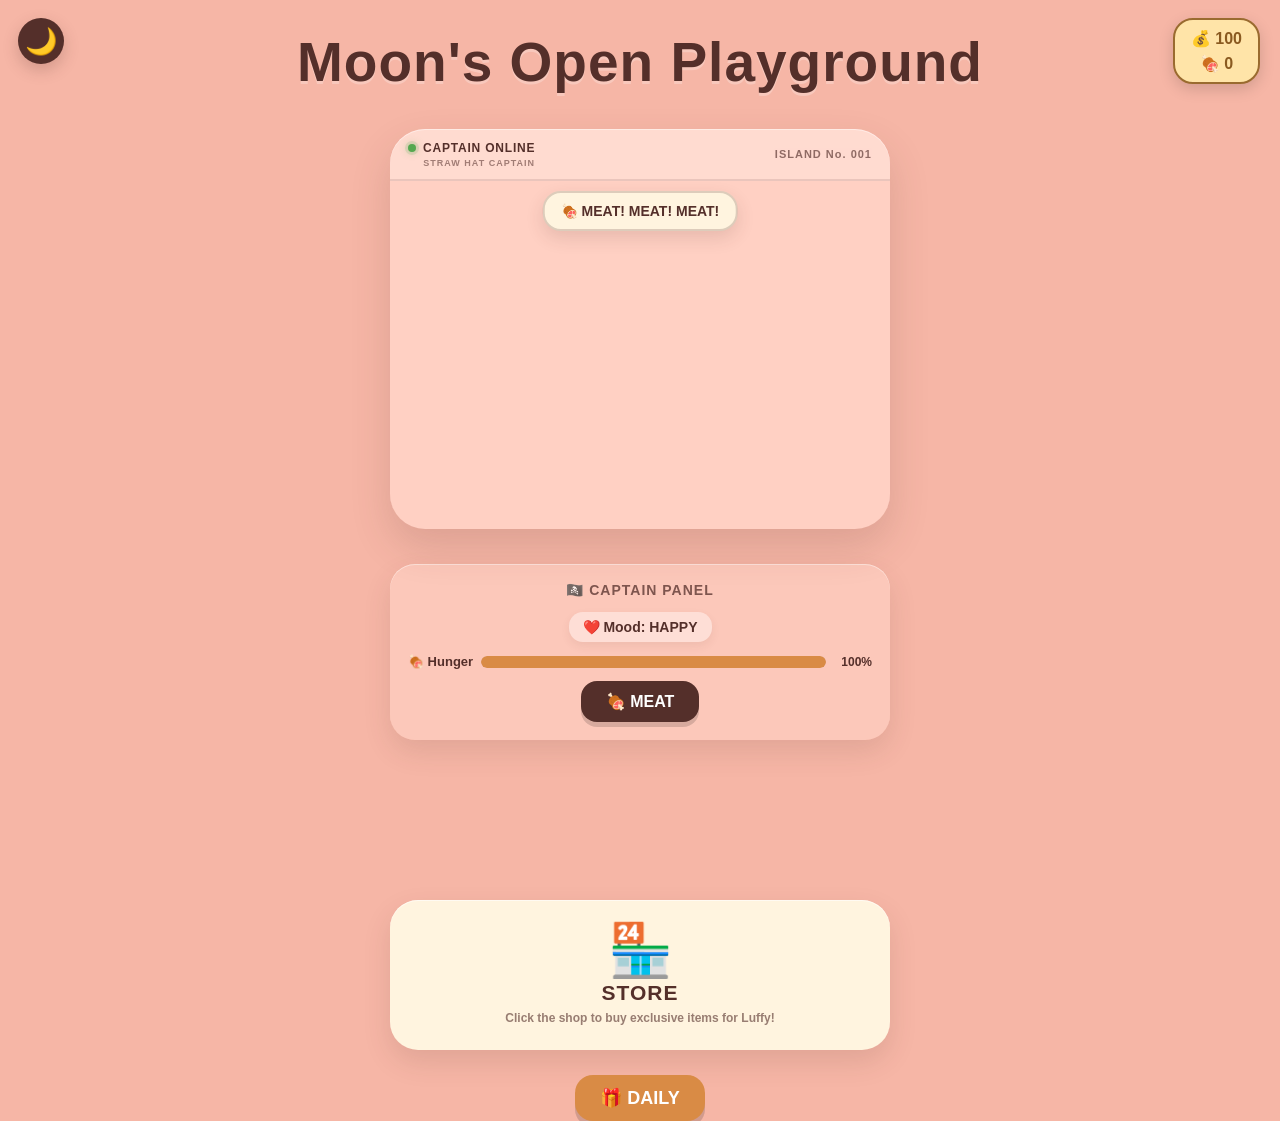
<file: index.html>
<!DOCTYPE html>
<html lang="en">

<head>
    <meta charset="UTF-8">

    <meta
        name="viewport"
        content="width=device-width, initial-scale=1.0"
    >

    <title>Moon's Open Playground</title>

    <link
        rel="stylesheet"
        href="style.css"
    >
</head>

<body>

    <!-- ========================================
         🌙 SETTINGS
    ======================================== -->

    <button id="settingsButton" aria-label="Settings">
        🌙
    </button>

    <div id="settingsOverlay">

        <aside id="settingsPanel">

            <div class="settings-header">

                <h2>🌙 Settings</h2>

                <button id="closeSettings">
                    ✕
                </button>

            </div>

            <div class="settings-menu">

                <button
                    class="settings-item"
                    id="settingsHome"
                >
                    <span class="settings-icon">🏠</span>
                    <span>Home</span>
                </button>


                <button
                    class="settings-item"
                    id="settingsHowTo"
                >
                    <span class="settings-icon">📖</span>
                    <span>How to use?</span>
                </button>

              <button
                    class="settings-item"
                    id="settingsHelp"
                >
                    <span class="settings-icon">🐞</span>
                    <span>Bug Reporting</span>
              </button>

                <button
                    class="settings-item"
                    id="settingsDiscord"
                >
                    <span class="settings-icon">💬</span>
                    <span>Support Team</span>
                </button>

            </div>

            <div class="settings-version">

                <strong>MOON'S OPEN PLAYGROUND</strong>

                <small>Version 0.1</small>

            </div>

        </aside>

    </div>


    <!-- ========================================
         🌙 MAIN WEBSITE
    ======================================== -->

    <main class="scene">

        <!-- Website Title -->

        <h1>
            Moon's Open Playground
        </h1>


        <!-- ========================================
             🍖 LUFFY'S BOX
        ======================================== -->

        <div class="box">

            <!-- Speech -->

            <div
                id="luffySpeech"
                class="speech-bubble show"
            >
                🍖 MEAT! MEAT! MEAT!
            </div>


            <!-- Header -->

            <div class="box-header">

                <div class="captain-status">

                    <div class="status-main">

                        <span class="online-dot"></span>

                        CAPTAIN ONLINE

                    </div>

                    <div class="character-role">
                        STRAW HAT CAPTAIN
                    </div>

                </div>


                <div class="island-number">
                    ISLAND No. 001
                </div>

            </div>


            <!-- Luffy -->

            <canvas id="luffyCanvas"></canvas>


            <!-- Reaction GIFs -->

            <img
                id="noseGif"
                src="assets/luffy-nose.gif"
            >

            <img
                id="meatLustGif"
                src="assets/luffy-meat-lust.gif"
            >

            <img
                id="meatDropGif"
                src="assets/luffy-meat-drop.gif"
            >

            <img
                id="eatingGif"
                src="assets/luffy-eating.gif"
            >

        </div>


        <!-- ========================================
             🏴‍☠️ CAPTAIN PANEL
        ======================================== -->

        <div id="captainPanel">

            <div class="captainPanelTitle">
                🏴‍☠️ CAPTAIN PANEL
            </div>


            <!-- Mood -->

            <div id="luffyMood">
                ❤️ Mood: HAPPY
            </div>


            <!-- Hunger -->

            <div id="hungerDisplay">

                🍖 Hunger

                <div id="hungerBar">

                    <div id="hungerFill"></div>

                </div>

                <span id="hungerText">
                    100%
                </span>

            </div>


            <!-- Money + Meat -->

            <div id="moneyDisplay">
    <div class="currency-line">
        💰 <span id="moneyAmount">100</span>
    </div>

    <div id="meatDisplay">
        🍖 <span id="meatAmount">0</span>
    </div>
            </div>


            <!-- Meat Button -->

            <div class="controls">

                <button id="meatButton">
                    🍖 MEAT
                </button>

            </div>

        </div>


        <!-- ========================================
             🍖 DRAGGABLE MEAT
        ======================================== -->

        <div id="meatLayer">

            <div
                id="meat"
                class="meat"
            >
                🍖
            </div>

        </div>

    </main>


    <!-- ========================================
         🏪 STORE BUTTON
    ======================================== -->

    <div class="store-button-container">

        <button id="storeButton">

            <span class="store-icon">
                🏪
            </span>

            <span class="store-title">
                STORE
            </span>

            <span class="store-description">
                Click the shop to buy exclusive items for Luffy!
            </span>

        </button>

    </div>


    <!-- ========================================
         🎁 DAILY BUTTON
    ======================================== -->

    <div class="daily-button-container">

        <button id="dailyButton">
            🎁 DAILY
        </button>

    </div>


    <!-- ========================================
         🏪 STORE OVERLAY
    ======================================== -->

    <div id="storeOverlay">

        <div id="storePanel">

            <button id="closeStore">
                ✕
            </button>


            <h2>
                🏪 Luffy's Store
            </h2>


            <div class="store-items">


                <!-- Meat Pack -->

                <div class="store-item">

                    <div class="item-icon">
                        🍖
                    </div>


                    <div class="item-info">

                        <h3>
                            Meat Pack
                        </h3>

                        <p>
                            5 pieces of meat for our hungry captain.
                        </p>

                    </div>


                    <div class="item-purchase">

                        <div class="item-price">
                            💰 25
                        </div>

                        <button
                            class="buy-button"
                            id="buyMeat"
                        >
                            BUY
                        </button>

                    </div>

                </div>


                <!-- Happiness -->

                <div class="store-item">

                    <div class="item-icon">
                        ❤️
                    </div>


                    <div class="item-info">

                        <h3>
                            Happiness
                        </h3>

                        <p>
                            Make Luffy happier.
                        </p>

                    </div>


                    <div class="item-price">
                        💰 50
                    </div>

                </div>


                <!-- Mystery -->

                <div class="store-item">

                    <div class="item-icon">
                        🎁
                    </div>


                    <div class="item-info">

                        <h3>
                            Mystery Item
                        </h3>

                        <p>
                            Something mysterious...
                        </p>

                    </div>


                    <div class="item-price">
                        💰 100
                    </div>

                </div>


            </div>

        </div>

    </div>


    <!-- ========================================
         🎁 DAILY OVERLAY
    ======================================== -->

    <div id="dailyOverlay">

        <div id="dailyPanel">

            <button id="closeDaily">
                ✕
            </button>


            <h2>
                🎁 Daily Treasure
            </h2>


            <p>
                Ahoy! Your daily treasure has arrived!
            </p>


            <div id="dailyReward">
                💰 +50
            </div>


            <button id="claimDaily">
                CLAIM REWARD
            </button>

        </div>

    </div>


    <!-- ========================================
         📜 JAVASCRIPT
    ======================================== -->

    <script
        type="module"
        src="script.js"
    ></script>

</body>

</html>
</file>
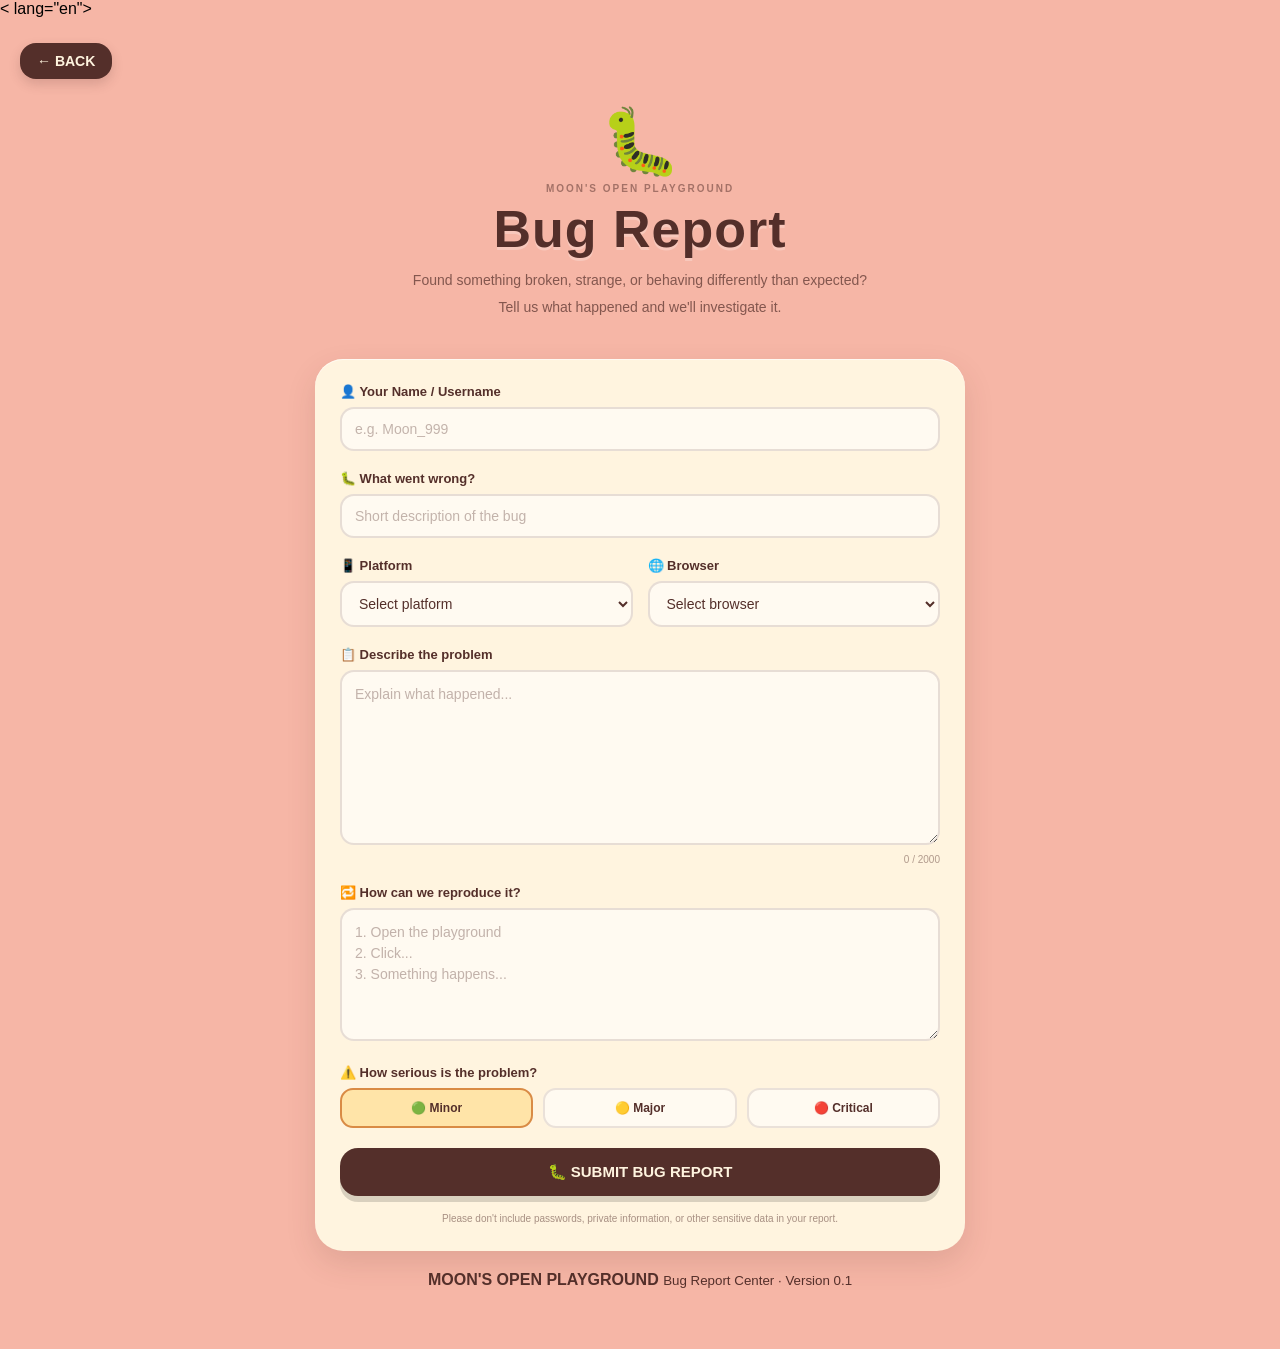
<file: help.html>
<!DOCTYPE html>
< lang="en">

<head>
    <meta charset="UTF-8">

    <meta
        name="viewport"
        content="width=device-width, initial-scale=1.0"
    >

    <title>Bug Report — Moon's Open Playground</title>

    <link rel="stylesheet" href="style.css">
</head>


<body>

    <main class="bug-page">


        <!-- ========================================
             BACK BUTTON
        ========================================= -->

        <button
            class="back-button"
            onclick="window.location.href='index.html'"
        >
            ← BACK
        </button>



        <!-- ========================================
             HEADER
        ========================================= -->

        <section class="bug-header">

            <div class="bug-icon">
                🐛
            </div>

            <div class="bug-label">
                MOON'S OPEN PLAYGROUND
            </div>

            <h1>
                Bug Report
            </h1>

            <p>
                Found something broken, strange, or
                behaving differently than expected?
            </p>

            <p>
                Tell us what happened and we'll investigate it.
            </p>

        </section>



        <!-- ========================================
             REPORT FORM
        ========================================= -->

        <form
            id="bugReportForm"
            class="bug-form"
        >


            <!-- Reporter -->

            <div class="form-section">

                <label for="reporterName">
                    👤 Your Name / Username
                </label>

                <input
                    type="text"
                    id="reporterName"
                    placeholder="e.g. Moon_999"
                    maxlength="50"
                >

            </div>



            <!-- Bug title -->

            <div class="form-section">

                <label for="bugTitle">
                    🐛 What went wrong?
                </label>

                <input
                    type="text"
                    id="bugTitle"
                    placeholder="Short description of the bug"
                    maxlength="100"
                    required
                >

            </div>



            <!-- Platform -->

            <div class="form-row">


                <div class="form-section">

                    <label for="platform">
                        📱 Platform
                    </label>

                    <select id="platform">

                        <option value="">
                            Select platform
                        </option>

                        <option value="Android">
                            Android
                        </option>

                        <option value="iPhone / iPad">
                            iPhone / iPad
                        </option>

                        <option value="Windows">
                            Windows
                        </option>

                        <option value="Mac">
                            Mac
                        </option>

                        <option value="Linux">
                            Linux
                        </option>

                        <option value="Other">
                            Other
                        </option>

                    </select>

                </div>



                <!-- Browser -->

                <div class="form-section">

                    <label for="browser">
                        🌐 Browser
                    </label>

                    <select id="browser">

                        <option value="">
                            Select browser
                        </option>

                        <option value="Chrome">
                            Chrome
                        </option>

                        <option value="Firefox">
                            Firefox
                        </option>

                        <option value="Edge">
                            Edge
                        </option>

                        <option value="Safari">
                            Safari
                        </option>

                        <option value="Opera">
                            Opera
                        </option>

                        <option value="Other">
                            Other
                        </option>

                    </select>

                </div>


            </div>



            <!-- Description -->

            <div class="form-section">

                <label for="bugDescription">
                    📋 Describe the problem
                </label>

                <textarea
                    id="bugDescription"
                    rows="7"
                    placeholder="Explain what happened..."
                    maxlength="2000"
                    required
                ></textarea>

                <div class="character-count">
                    <span id="descriptionCount">0</span>
                    / 2000
                </div>

            </div>



            <!-- Steps -->

            <div class="form-section">

                <label for="bugSteps">
                    🔁 How can we reproduce it?
                </label>

                <textarea
                    id="bugSteps"
                    rows="5"
                    placeholder="1. Open the playground&#10;2. Click...&#10;3. Something happens..."
                    maxlength="1500"
                ></textarea>

            </div>



            <!-- Severity -->

            <div class="form-section">

                <label>
                    ⚠️ How serious is the problem?
                </label>


                <div class="severity-options">


                    <label class="severity-option">

                        <input
                            type="radio"
                            name="severity"
                            value="Minor"
                            checked
                        >

                        <span>
                            🟢 Minor
                        </span>

                    </label>


                    <label class="severity-option">

                        <input
                            type="radio"
                            name="severity"
                            value="Major"
                        >

                        <span>
                            🟡 Major
                        </span>

                    </label>


                    <label class="severity-option">

                        <input
                            type="radio"
                            name="severity"
                            value="Critical"
                        >

                        <span>
                            🔴 Critical
                        </span>

                    </label>


                </div>

            </div>



            <!-- Submit -->

            <button
                type="submit"
                class="submit-report"
            >
                🐛 SUBMIT BUG REPORT
            </button>


            <p class="form-note">
                Please don't include passwords, private information,
                or other sensitive data in your report.
            </p>


        </form>



        <!-- ========================================
             SUCCESS MESSAGE
        ========================================= -->

        <section
            id="reportSuccess"
            class="report-success"
        >

            <div class="success-icon">
                🏴‍☠️
            </div>

            <h2>
                Report Prepared!
            </h2>

            <p>
                Your bug report has been collected locally.
                We'll connect this to the actual reporting system next.
            </p>

            <button
                onclick="location.reload()"
                class="submit-report"
            >
                🐛 REPORT ANOTHER BUG
            </button>

        </section>



        <!-- ========================================
             FOOTER
        ========================================= -->

        <footer class="bug-footer">

            <strong>
                MOON'S OPEN PLAYGROUND
            </strong>

            <small>
                Bug Report Center · Version 0.1
            </small>

        </footer>


    </main>



    <script>

        /* ========================================
           DESCRIPTION CHARACTER COUNTER
        ========================================= */

        const description =
            document.getElementById("bugDescription");

        const descriptionCount =
            document.getElementById("descriptionCount");


        description.addEventListener("input", () => {

            descriptionCount.textContent =
                description.value.length;

        });



        /* ========================================
           BUG REPORT
        ========================================= */

        const bugForm =
            document.getElementById("bugReportForm");

        const reportSuccess =
            document.getElementById("reportSuccess");


        bugForm.addEventListener("submit", (event) => {

            event.preventDefault();


            const report = {

                name:
                    document.getElementById("reporterName").value,

                title:
                    document.getElementById("bugTitle").value,

                platform:
                    document.getElementById("platform").value,

                browser:
                    document.getElementById("browser").value,

                description:
                    document.getElementById("bugDescription").value,

                steps:
                    document.getElementById("bugSteps").value,

                severity:
                    document.querySelector(
                        'input[name="severity"]:checked'
                    ).value,

                date:
                    new Date().toISOString()

            };


            /*
             * Save the report locally for now.
             */

            localStorage.setItem(
                "lastBugReport",
                JSON.stringify(report)
            );


            bugForm.style.display = "none";

            reportSuccess.classList.add("show");

            window.scrollTo({
                top: 0,
                behavior: "smooth"
            });

        });

    </script>



    <style>

        /* ========================================
           BUG REPORT PAGE
        ======================================== */

        .bug-page {

            width: 100%;
            min-height: 100vh;

            padding:
                25px
                20px
                60px;

            display: flex;
            flex-direction: column;
            align-items: center;

            gap: 20px;

            background: #f6b6a6;

            color: #542f2a;

        }



        /* ========================================
           BACK BUTTON
        ======================================== */

        .back-button {

            align-self: flex-start;

            border: none;

            border-radius: 16px;

            padding:
                10px
                17px;

            background: #542f2a;

            color: #fff4df;

            font-size: 14px;

            font-weight: 900;

            cursor: pointer;

            box-shadow:
                0 5px 12px
                rgba(84,47,42,0.18);

        }


        .back-button:active {

            transform:
                translateY(3px);

        }



        /* ========================================
           HEADER
        ======================================== */

        .bug-header {

            width:
                min(90vw, 650px);

            text-align: center;

            padding:
                5px
                10px
                15px;

        }


        .bug-icon {

            font-size: 65px;

            margin-bottom: 3px;

        }


        .bug-label {

            font-size: 10px;

            font-weight: 900;

            letter-spacing: 2px;

            opacity: 0.5;

        }


        .bug-header h1 {

            margin:
                5px
                0
                10px;

            font-size:
                clamp(
                    34px,
                    9vw,
                    52px
                );

            font-weight: 900;

            color: #542f2a;

        }


        .bug-header p {

            margin:
                5px
                auto;

            max-width:
                520px;

            font-size: 14px;

            line-height: 1.6;

            opacity: 0.7;

        }



        /* ========================================
           FORM
        ======================================== */

        .bug-form {

            width:
                min(90vw, 650px);

            padding:
                25px;

            background:
                #fff4df;

            border-radius:
                28px;

            box-shadow:

                0 12px 30px
                rgba(84,47,42,0.13),

                inset 0 1px 0
                rgba(255,255,255,0.6);

        }



        /* ========================================
           FORM SECTIONS
        ======================================== */

        .form-section {

            position: relative;

            margin-bottom:
                20px;

        }


        .form-section label {

            display: block;

            margin-bottom:
                8px;

            font-size:
                13px;

            font-weight:
                900;

        }



        /* ========================================
           INPUTS
        ======================================== */

        input[type="text"],
        select,
        textarea {

            width: 100%;

            border:
                2px solid
                rgba(84,47,42,0.14);

            border-radius:
                14px;

            padding:
                12px
                13px;

            background:
                #fffaf1;

            color:
                #542f2a;

            font-family:
                Arial, sans-serif;

            font-size:
                14px;

            outline:
                none;

            transition:
                border-color
                0.15s ease,

                box-shadow
                0.15s ease;

        }


        input[type="text"]:focus,
        select:focus,
        textarea:focus {

            border-color:
                #d98b45;

            box-shadow:
                0 0 0 3px
                rgba(217,139,69,0.13);

        }


        textarea {

            resize:
                vertical;

            min-height:
                100px;

            line-height:
                1.5;

        }


        input::placeholder,
        textarea::placeholder {

            color:
                #542f2a;

            opacity:
                0.35;

        }



        /* ========================================
           TWO COLUMN ROW
        ======================================== */

        .form-row {

            display:
                grid;

            grid-template-columns:
                1fr 1fr;

            gap:
                15px;

        }



        /* ========================================
           CHARACTER COUNT
        ======================================== */

        .character-count {

            text-align:
                right;

            margin-top:
                5px;

            font-size:
                10px;

            opacity:
                0.45;

        }



        /* ========================================
           SEVERITY
        ======================================== */

        .severity-options {

            display:
                flex;

            gap:
                10px;

            flex-wrap:
                wrap;

        }


        .severity-option {

            flex:
                1;

            min-width:
                110px;

            margin:
                0 !important;

        }


        .severity-option input {

            display:
                none;

        }


        .severity-option span {

            display:
                block;

            padding:
                11px
                8px;

            text-align:
                center;

            border:
                2px solid
                rgba(84,47,42,0.12);

            border-radius:
                13px;

            background:
                #fffaf1;

            font-size:
                12px;

            cursor:
                pointer;

        }


        .severity-option input:checked + span {

            border-color:
                #d98b45;

            background:
                #ffe4a8;

        }



        /* ========================================
           SUBMIT
        ======================================== */

        .submit-report {

            width: 100%;

            border:
                none;

            border-radius:
                18px;

            padding:
                15px
                20px;

            background:
                #542f2a;

            color:
                #fff4df;

            font-size:
                15px;

            font-weight:
                900;

            cursor:
                pointer;

            box-shadow:
                0 6px 0
                rgba(0,0,0,0.15);

            transition:
                transform
                0.1s ease,

                box-shadow
                0.1s ease;

        }


        .submit-report:active {

            transform:
                translateY(4px);

            box-shadow:
                0 2px 0
                rgba(0,0,0,0.15);

        }



        /* ========================================
           FORM NOTE
        ======================================== */

        .form-note {

            margin:
                15px
                5px
                0;

            text-align:
                center;

            font-size:
                10px;

            line-height:
                1.5;

            opacity:
                0.5;

        }



        /* ========================================
           SUCCESS
        ======================================== */

        .report-success {

            display:
                none;

            width:
                min(90vw, 650px);

            padding:
                35px
                25px;

            text-align:
                center;

            background:
                #fff4df;

            border-radius:
                28px;

            box-shadow:
                0 12px 30px
                rgba(84,47,42,0.13);

        }


        .report-success.show {

            display:
                block;

        }


        .success-icon {

            font-size:
                60px;

        }


        .report-success h2 {

            margin:
                8px
                0;

            font-size:
                25px;

            font-weight:
                900;

        }


        .report-success p {

            margin:
                10px
                auto
                20px;

            max-width:
                450px;

            font-size:
                13px;

            line-height:
                1.6;

            opacity:
                0.7;


        <!-- ========================================
             FOOTER
        ========================================= -->

        <footer class="bug-footer">

            <strong>
                MOON'S OPEN PLAYGROUND
            </strong>

            <small>
                Bug Report Center · Version 0.1
            </small>

        </footer>


    </main>


    <style>

        /* ========================================
           SUCCESS
        ======================================== */

        .report-success {

            display: none;

            width: min(90vw, 650px);

            padding: 35px 25px;

            text-align: center;

            background: #fff4df;

            border-radius: 28px;

            box-shadow:
                0 12px 30px
                rgba(84,47,42,0.13);

        }


        .report-success.show {
            display: block;
        }


        .success-icon {
            font-size: 60px;
        }


        .report-success h2 {

            margin: 8px 0;

            font-size: 25px;

            font-weight: 900;

        }


        .report-success p {

            margin: 10px auto 20px;

            max-width: 450px;

            font-size: 13px;

            line-height: 1.6;

            opacity: 0.7;

        }



        /* ========================================
           FOOTER
        ======================================== */

        .bug-footer {

            width: min(90vw, 650px);

            padding: 15px;

            text-align: center;

            color: #542f2a;

        }


        .bug-footer strong {

            font-size: 13px;

            letter-spacing: 1px;

        }


        .bug-footer small {

            display: block;

            margin-top: 6px;

            font-size: 10px;

            opacity: 0.5;

        }



        /* ========================================
           MOBILE
        ======================================== */

        @media (max-width: 500px) {

            .bug-form {
                padding: 20px;
            }


            .form-row {

                grid-template-columns: 1fr;

                gap: 0;

            }


            .severity-options {

                flex-direction: column;

            }


            .severity-option {

                min-width: 100%;

            }

        }

    </style>


</body>

</html>
</file>
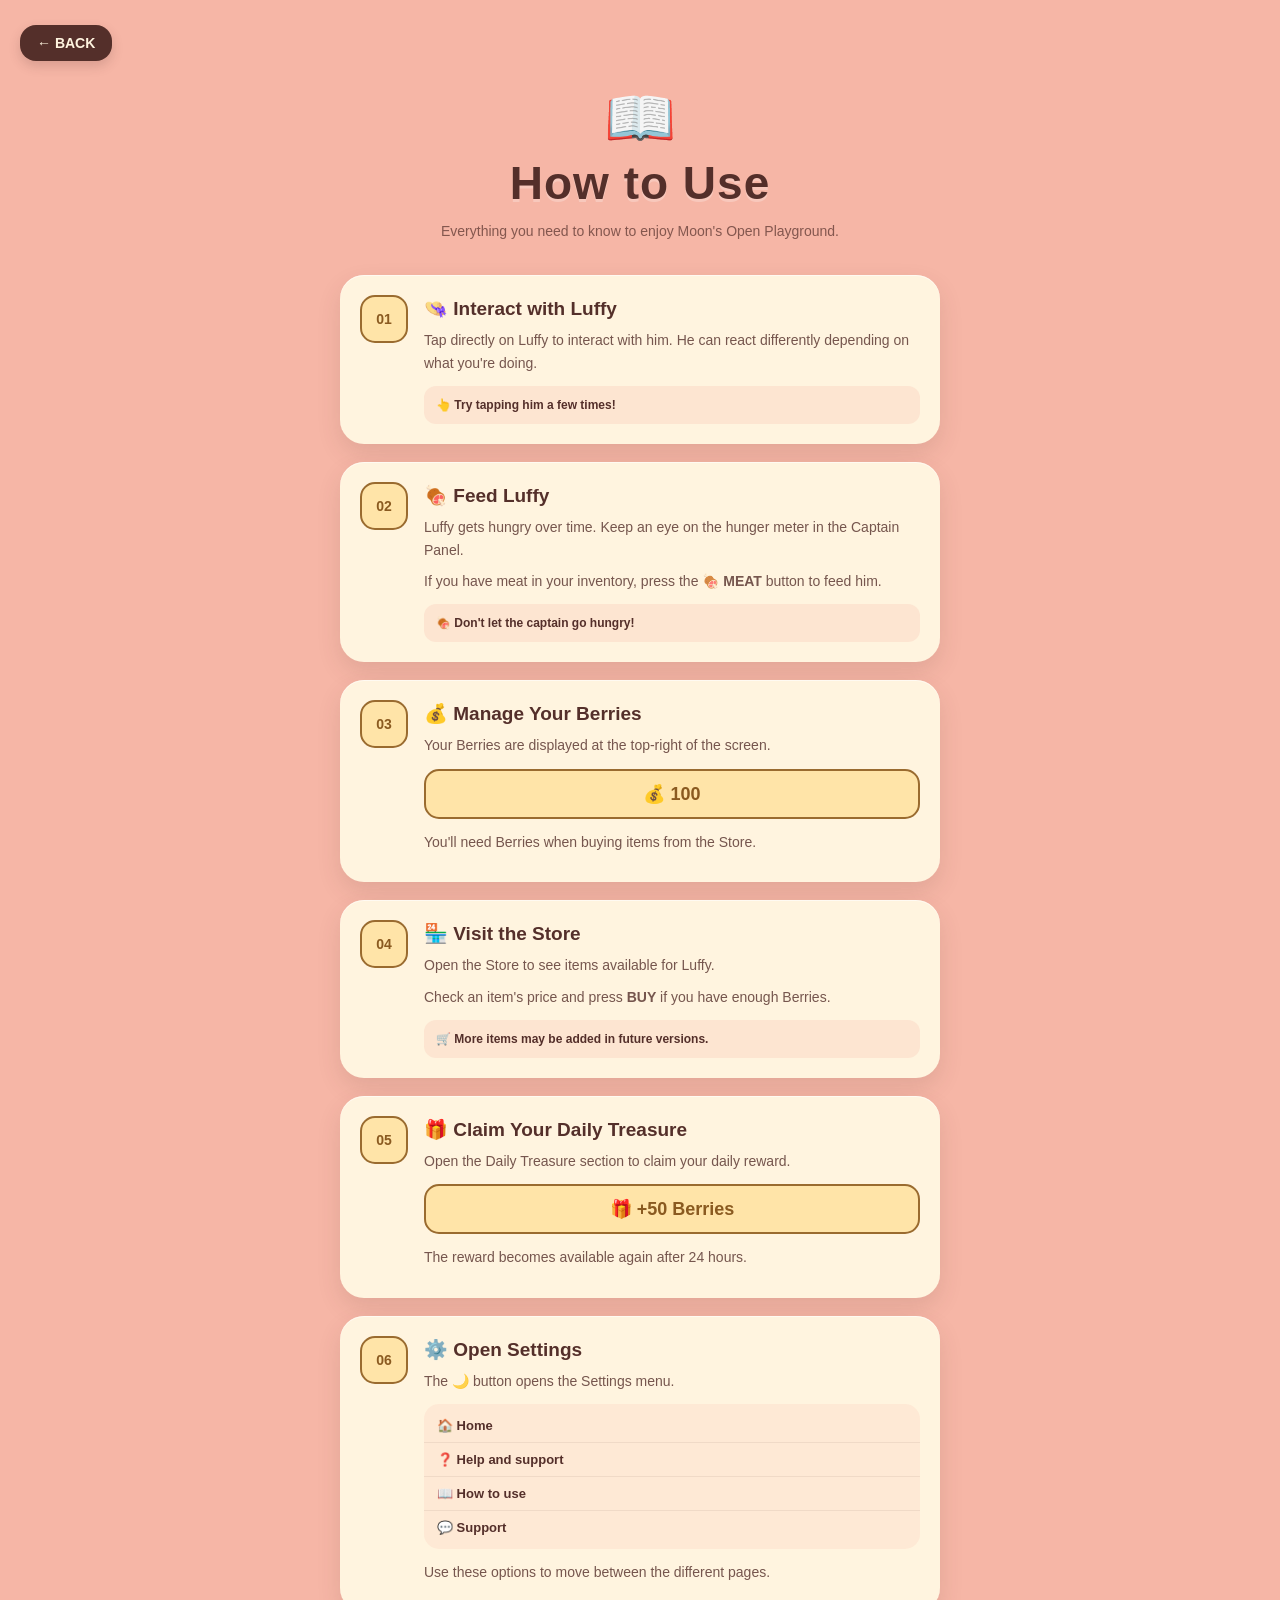
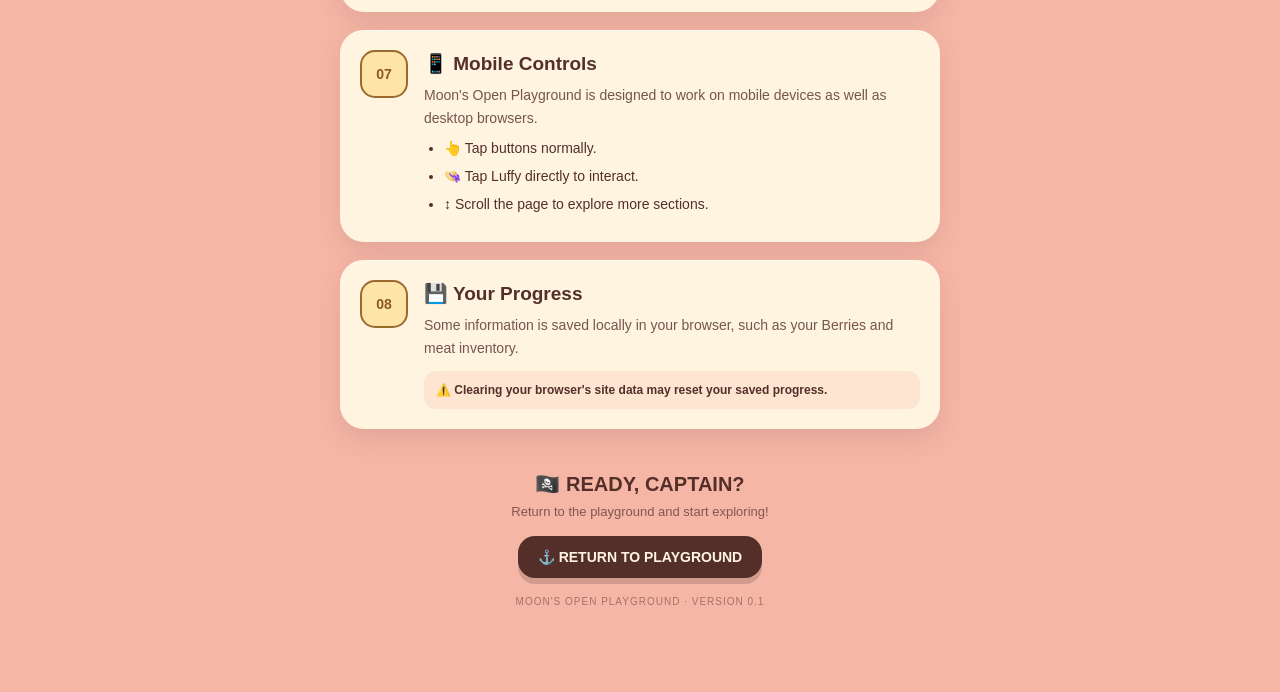
<file: how-to-use.html>
<!DOCTYPE html>
<html lang="en">
<head>
    <meta charset="UTF-8">
    <meta name="viewport" content="width=device-width, initial-scale=1.0">

    <title>How to Use — Moon's Open Playground</title>

    <link rel="stylesheet" href="style.css">
</head>

<body>

    <main class="howto-page">

        <!-- Back button -->
        <button
            class="back-button"
            onclick="window.location.href='index.html'"
        >
            ← BACK
        </button>


        <!-- Header -->
        <section class="howto-header">

            <div class="howto-icon">📖</div>

            <h1>How to Use</h1>

            <p>
                Everything you need to know to enjoy
                Moon's Open Playground.
            </p>

        </section>


        <!-- 01 -->
        <section class="howto-card">

            <div class="step-number">01</div>

            <div class="step-content">

                <h2>👒 Interact with Luffy</h2>

                <p>
                    Tap directly on Luffy to interact with him.
                    He can react differently depending on what
                    you're doing.
                </p>

                <div class="tip">
                    👆 Try tapping him a few times!
                </div>

            </div>

        </section>


        <!-- 02 -->
        <section class="howto-card">

            <div class="step-number">02</div>

            <div class="step-content">

                <h2>🍖 Feed Luffy</h2>

                <p>
                    Luffy gets hungry over time. Keep an eye on
                    the hunger meter in the Captain Panel.
                </p>

                <p>
                    If you have meat in your inventory, press
                    the <strong>🍖 MEAT</strong> button to feed him.
                </p>

                <div class="tip">
                    🍖 Don't let the captain go hungry!
                </div>

            </div>

        </section>


        <!-- 03 -->
        <section class="howto-card">

            <div class="step-number">03</div>

            <div class="step-content">

                <h2>💰 Manage Your Berries</h2>

                <p>
                    Your Berries are displayed at the top-right
                    of the screen.
                </p>

                <div class="example-display">
                    💰 100
                </div>

                <p>
                    You'll need Berries when buying items from
                    the Store.
                </p>

            </div>

        </section>


        <!-- 04 -->
        <section class="howto-card">

            <div class="step-number">04</div>

            <div class="step-content">

                <h2>🏪 Visit the Store</h2>

                <p>
                    Open the Store to see items available for
                    Luffy.
                </p>

                <p>
                    Check an item's price and press
                    <strong>BUY</strong> if you have enough Berries.
                </p>

                <div class="tip">
                    🛒 More items may be added in future versions.
                </div>

            </div>

        </section>


        <!-- 05 -->
        <section class="howto-card">

            <div class="step-number">05</div>

            <div class="step-content">

                <h2>🎁 Claim Your Daily Treasure</h2>

                <p>
                    Open the Daily Treasure section to claim
                    your daily reward.
                </p>

                <div class="example-display">
                    🎁 +50 Berries
                </div>

                <p>
                    The reward becomes available again after
                    24 hours.
                </p>

            </div>

        </section>


        <!-- 06 -->
        <section class="howto-card">

            <div class="step-number">06</div>

            <div class="step-content">

                <h2>⚙️ Open Settings</h2>

                <p>
                    The 🌙 button opens the Settings menu.
                </p>

                <div class="settings-preview">

                    <div>🏠 Home</div>
                    <div>❓ Help and support</div>
                    <div>📖 How to use</div>
                    <div>💬 Support</div>

                </div>

                <p>
                    Use these options to move between the
                    different pages.
                </p>

            </div>

        </section>


        <!-- Mobile -->
        <section class="howto-card">

            <div class="step-number">07</div>

            <div class="step-content">

                <h2>📱 Mobile Controls</h2>

                <p>
                    Moon's Open Playground is designed to work
                    on mobile devices as well as desktop browsers.
                </p>

                <ul>
                    <li>👆 Tap buttons normally.</li>
                    <li>👒 Tap Luffy directly to interact.</li>
                    <li>↕️ Scroll the page to explore more sections.</li>
                </ul>

            </div>

        </section>


        <!-- Save data -->
        <section class="howto-card">

            <div class="step-number">08</div>

            <div class="step-content">

                <h2>💾 Your Progress</h2>

                <p>
                    Some information is saved locally in your
                    browser, such as your Berries and meat inventory.
                </p>

                <div class="tip">
                    ⚠️ Clearing your browser's site data may reset
                    your saved progress.
                </div>

            </div>

        </section>


        <!-- Footer -->
        <section class="howto-footer">

            <div>🏴‍☠️ READY, CAPTAIN?</div>

            <p>
                Return to the playground and start exploring!
            </p>

            <button
                class="start-button"
                onclick="window.location.href='index.html'"
            >
                ⚓ RETURN TO PLAYGROUND
            </button>

            <small>
                MOON'S OPEN PLAYGROUND · VERSION 0.1
            </small>

        </section>

    </main>


    <style>

        /* ========================================
           HOW TO USE PAGE
        ======================================== */

        .howto-page {
            width: 100%;
            min-height: 100vh;

            padding: 25px 20px 60px;

            display: flex;
            flex-direction: column;
            align-items: center;

            gap: 18px;

            background: #f6b6a6;
            color: #542f2a;
        }


        /* Back */

        .back-button {
            align-self: flex-start;

            border: none;
            border-radius: 16px;

            padding: 10px 17px;

            background: #542f2a;
            color: #fff4df;

            font-size: 14px;
            font-weight: 900;

            cursor: pointer;

            box-shadow: 0 5px 12px rgba(84,47,42,0.18);

            transition: transform 0.15s ease;
        }

        .back-button:active {
            transform: translateY(3px);
        }


        /* Header */

        .howto-header {
            width: min(90vw, 600px);

            text-align: center;

            padding: 5px 10px 15px;
        }

        .howto-icon {
            font-size: 58px;
            margin-bottom: 4px;
        }

        .howto-header h1 {
            margin: 0;

            color: #542f2a;

            font-size: clamp(30px, 8vw, 46px);
            font-weight: 900;
        }

        .howto-header p {
            margin-top: 10px;

            font-size: 14px;
            line-height: 1.6;

            opacity: 0.7;
        }


        /* Guide cards */

        .howto-card {
            width: min(90vw, 600px);

            display: flex;
            gap: 16px;

            padding: 20px;

            background: #fff4df;

            border-radius: 24px;

            box-shadow:
                0 10px 25px rgba(84,47,42,0.12),
                inset 0 1px 0 rgba(255,255,255,0.6);
        }


        /* Number */

        .step-number {
            flex-shrink: 0;

            width: 48px;
            height: 48px;

            display: flex;
            align-items: center;
            justify-content: center;

            border-radius: 15px;

            background: #ffe4a8;

            border: 2px solid #9a6b2f;

            color: #8a5a20;

            font-size: 14px;
            font-weight: 900;
        }


        /* Content */

        .step-content {
            flex: 1;
        }

        .step-content h2 {
            margin: 2px 0 9px;

            font-size: 19px;
            font-weight: 900;
        }

        .step-content p {
            margin-bottom: 9px;

            font-size: 14px;
            line-height: 1.6;

            opacity: 0.8;
        }


        /* Tips */

        .tip {
            margin-top: 12px;

            padding: 10px 12px;

            background: rgba(246,182,166,0.25);

            border-radius: 12px;

            font-size: 12px;
            font-weight: 700;

            line-height: 1.5;
        }


        /* Example */

        .example-display {
            margin: 12px 0;

            padding: 12px;

            text-align: center;

            background: #ffe4a8;

            border: 2px solid #9a6b2f;

            border-radius: 15px;

            color: #8a5a20;

            font-size: 18px;
            font-weight: 900;
        }


        /* Settings preview */

        .settings-preview {
            margin: 12px 0;

            padding: 5px 0;

            background: rgba(246,182,166,0.18);

            border-radius: 15px;

            overflow: hidden;
        }

        .settings-preview div {
            padding: 9px 13px;

            border-bottom: 1px solid rgba(84,47,42,0.08);

            font-size: 13px;
            font-weight: 700;
        }

        .settings-preview div:last-child {
            border-bottom: none;
        }


        /* Mobile list */

        .step-content ul {
            margin: 8px 0 0;
            padding-left: 20px;
        }

        .step-content li {
            margin: 7px 0;

            font-size: 14px;
            line-height: 1.5;
        }


        /* Footer */

        .howto-footer {
            width: min(90vw, 600px);

            padding: 25px 10px;

            text-align: center;

            color: #542f2a;
        }

        .howto-footer > div {
            font-size: 20px;
            font-weight: 900;
        }

        .howto-footer p {
            margin: 8px 0 17px;

            font-size: 13px;

            opacity: 0.7;
        }


        /* Return button */

        .start-button {
            border: none;

            padding: 13px 20px;

            border-radius: 17px;

            background: #542f2a;
            color: #fff4df;

            font-size: 14px;
            font-weight: 900;

            cursor: pointer;

            box-shadow: 0 6px 0 rgba(0,0,0,0.15);

            transition:
                transform 0.1s ease,
                box-shadow 0.1s ease;
        }

        .start-button:active {
            transform: translateY(4px);
            box-shadow: 0 2px 0 rgba(0,0,0,0.15);
        }


        /* Footer version */

        .howto-footer small {
            display: block;

            margin-top: 18px;

            font-size: 10px;

            letter-spacing: 1px;

            opacity: 0.5;
        }


        /* Small screens */

        @media (max-width: 400px) {

            .howto-card {
                padding: 16px;
                gap: 11px;
            }

            .step-number {
                width: 40px;
                height: 40px;

                border-radius: 12px;

                font-size: 12px;
            }

            .step-content h2 {
                font-size: 17px;
            }

        }

    </style>

</body>
</html>
</file>
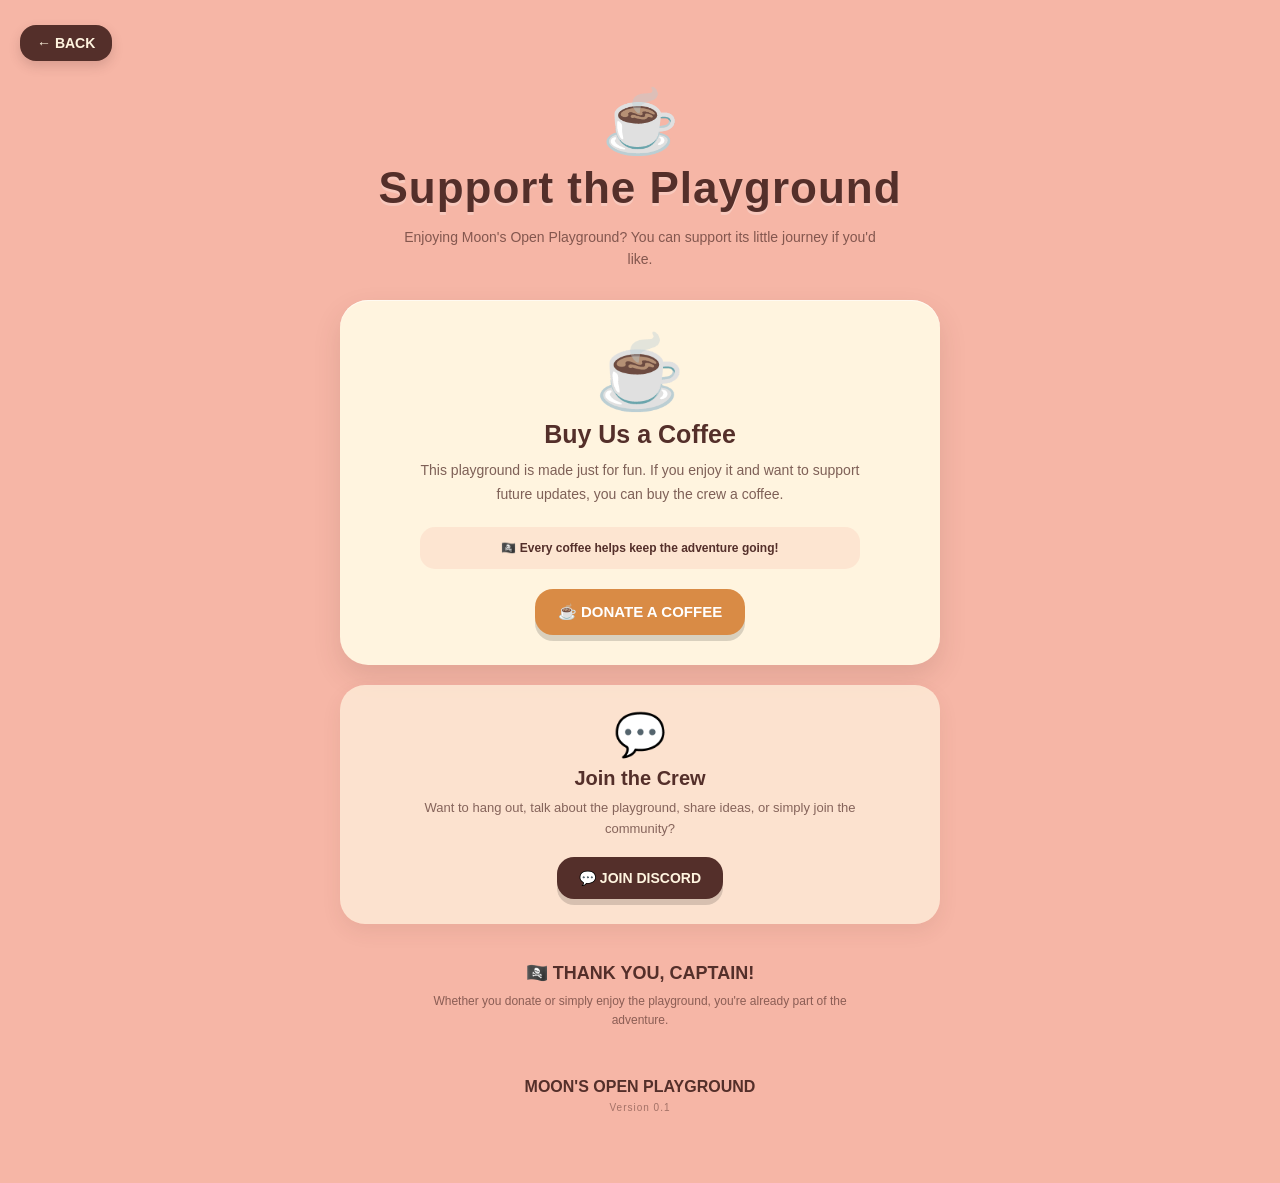
<file: support.html>
<!DOCTYPE html>
<html lang="en">
<head>
    <meta charset="UTF-8">
    <meta name="viewport" content="width=device-width, initial-scale=1.0">

    <title>Support — Moon's Open Playground</title>

    <link rel="stylesheet" href="style.css">
</head>

<body>

    <main class="support-page">

        <!-- Back -->
        <button
            class="back-button"
            onclick="window.location.href='index.html'"
        >
            ← BACK
        </button>


        <!-- Header -->
        <section class="support-header">

            <div class="support-icon">☕</div>

            <h1>Support the Playground</h1>

            <p>
                Enjoying Moon's Open Playground?
                You can support its little journey if you'd like.
            </p>

        </section>


        <!-- Main donation card -->
        <section class="coffee-card">

            <div class="coffee-emoji">
                ☕
            </div>

            <h2>Buy Us a Coffee</h2>

            <p>
                This playground is made just for fun.
                If you enjoy it and want to support future
                updates, you can buy the crew a coffee.
            </p>

            <div class="coffee-message">
                🏴‍☠️ Every coffee helps keep the adventure going!
            </div>

            <button
                class="coffee-button"
                onclick="donateCoffee()"
            >
                ☕ DONATE A COFFEE
            </button>

        </section>


        <!-- Discord -->
        <section class="discord-card">

            <div class="discord-icon">
                💬
            </div>

            <h2>Join the Crew</h2>

            <p>
                Want to hang out, talk about the playground,
                share ideas, or simply join the community?
            </p>

            <button
                class="discord-button"
                onclick="joinDiscord()"
            >
                💬 JOIN DISCORD
            </button>

        </section>


        <!-- Small note -->
        <section class="support-note">

            <div>🏴‍☠️ THANK YOU, CAPTAIN!</div>

            <p>
                Whether you donate or simply enjoy the playground,
                you're already part of the adventure.
            </p>

        </section>


        <!-- Footer -->
        <section class="support-footer">

            <strong>MOON'S OPEN PLAYGROUND</strong>

            <small>
                Version 0.1
            </small>

        </section>

    </main>


    <script>

        function donateCoffee() {

            /*
             * Replace this with your actual
             * donation/payment link later.
             */

            alert(
                "☕ Coffee time!\n\n" +
                "The donation link will be added soon."
            );

        }


        function joinDiscord() {

            /*
             * Replace this with your actual
             * Discord invite link later.
             */

            alert(
                "💬 Discord\n\n" +
                "The Discord server link will be added soon."
            );

        }

    </script>


    <style>

        /* ========================================
           SUPPORT PAGE
        ======================================== */

        .support-page {
            width: 100%;
            min-height: 100vh;

            padding: 25px 20px 60px;

            display: flex;
            flex-direction: column;
            align-items: center;

            gap: 20px;

            background: #f6b6a6;
            color: #542f2a;
        }


        /* ========================================
           BACK BUTTON
        ======================================== */

        .back-button {
            align-self: flex-start;

            border: none;
            border-radius: 16px;

            padding: 10px 17px;

            background: #542f2a;
            color: #fff4df;

            font-size: 14px;
            font-weight: 900;

            cursor: pointer;

            box-shadow: 0 5px 12px rgba(84,47,42,0.18);

            transition: transform 0.15s ease;
        }

        .back-button:active {
            transform: translateY(3px);
        }


        /* ========================================
           HEADER
        ======================================== */

        .support-header {
            width: min(90vw, 600px);

            text-align: center;

            padding: 5px 10px 10px;
        }

        .support-icon {
            font-size: 62px;
            margin-bottom: 5px;
        }

        .support-header h1 {
            margin: 0;

            color: #542f2a;

            font-size: clamp(28px, 7vw, 44px);
            font-weight: 900;

            line-height: 1.15;
        }

        .support-header p {
            max-width: 500px;

            margin: 12px auto 0;

            font-size: 14px;
            line-height: 1.6;

            opacity: 0.7;
        }


        /* ========================================
           COFFEE CARD
        ======================================== */

        .coffee-card {
            width: min(90vw, 600px);

            padding: 30px 24px;

            text-align: center;

            background: #fff4df;

            border-radius: 28px;

            box-shadow:
                0 12px 28px rgba(84,47,42,0.13),
                inset 0 1px 0 rgba(255,255,255,0.6);
        }

        .coffee-emoji {
            font-size: 72px;

            margin-bottom: 5px;
        }

        .coffee-card h2 {
            margin: 0 0 10px;

            font-size: 25px;
            font-weight: 900;
        }

        .coffee-card p {
            max-width: 450px;

            margin: 0 auto;

            font-size: 14px;
            line-height: 1.7;

            opacity: 0.75;
        }


        /* ========================================
           COFFEE MESSAGE
        ======================================== */

        .coffee-message {
            margin: 20px auto;

            max-width: 440px;

            padding: 12px 15px;

            background: rgba(246,182,166,0.25);

            border-radius: 15px;

            font-size: 12px;
            font-weight: 700;

            line-height: 1.5;
        }


        /* ========================================
           DONATION BUTTON
        ======================================== */

        .coffee-button {
            border: none;

            padding: 14px 23px;

            border-radius: 18px;

            background: #d98b45;
            color: white;

            font-size: 15px;
            font-weight: 900;

            cursor: pointer;

            box-shadow: 0 6px 0 rgba(0,0,0,0.15);

            transition:
                transform 0.1s ease,
                box-shadow 0.1s ease;
        }

        .coffee-button:active {
            transform: translateY(4px);

            box-shadow: 0 2px 0 rgba(0,0,0,0.15);
        }


        /* ========================================
           DISCORD
        ======================================== */

        .discord-card {
            width: min(90vw, 600px);

            padding: 25px 22px;

            text-align: center;

            background: rgba(255,244,223,0.72);

            border-radius: 25px;

            box-shadow:
                0 8px 20px rgba(84,47,42,0.08);
        }

        .discord-icon {
            font-size: 42px;
        }

        .discord-card h2 {
            margin: 8px 0;

            font-size: 20px;
            font-weight: 900;
        }

        .discord-card p {
            max-width: 450px;

            margin: 0 auto 17px;

            font-size: 13px;
            line-height: 1.6;

            opacity: 0.7;
        }


        /* Discord button */

        .discord-button {
            border: none;

            padding: 13px 22px;

            border-radius: 17px;

            background: #542f2a;
            color: #fff4df;

            font-size: 14px;
            font-weight: 900;

            cursor: pointer;

            box-shadow: 0 6px 0 rgba(0,0,0,0.15);

            transition:
                transform 0.1s ease,
                box-shadow 0.1s ease;
        }

        .discord-button:active {
            transform: translateY(4px);

            box-shadow: 0 2px 0 rgba(0,0,0,0.15);
        }


        /* ========================================
           THANK YOU
        ======================================== */

        .support-note {
            width: min(90vw, 600px);

            padding: 18px 15px;

            text-align: center;

            color: #542f2a;
        }

        .support-note > div {
            font-size: 18px;
            font-weight: 900;
        }

        .support-note p {
            max-width: 430px;

            margin: 8px auto 0;

            font-size: 12px;
            line-height: 1.6;

            opacity: 0.65;
        }


        /* ========================================
           FOOTER
        ======================================== */

        .support-footer {
            width: min(90vw, 600px);

            padding: 10px;

            text-align: center;

            color: #542f2a;
        }

        .support-footer small {
            display: block;

            margin-top: 6px;

            font-size: 10px;

            letter-spacing: 1px;

            opacity: 0.5;
        }


        /* ========================================
           SMALL SCREENS
        ======================================== */

        @media (max-width: 400px) {

            .coffee-card {
                padding: 25px 17px;
            }

            .coffee-emoji {
                font-size: 60px;
            }

            .coffee-card h2 {
                font-size: 22px;
            }

        }

    </style>

</body>
</html>
</file>
<file: style.css>
* {
    margin: 0;
    padding: 0;
    box-sizing: border-box;
}

html,
body {
    min-height: 100vh;
    overflow-x: hidden;
    overflow-y: auto;
    font-family: Arial, sans-serif;
    background: #f6b6a6;
}



.scene {
    width: 100%;
    min-height: 100vh;

    display: flex;
    flex-direction: column;

    justify-content: flex-start;
    align-items: center;

    gap: 35px;

    padding: 30px 20px 60px;
}

/* Website name */

h1 {
    font-size: clamp(32px, 8vw, 55px);

    font-weight: 800;

    color: #542f2a;

    text-align: center;

    letter-spacing: 1px;

    text-shadow:
        0 3px 0 rgba(255, 255, 255, 0.25);
}

/* Luffy's box */

.box {
    width: min(90vw, 500px);
    height: min(70vh, 400px);

    background: #ffd0c3;
    border-radius: 35px;

    position: relative;
    overflow: hidden;

    box-shadow:
        0 18px 40px rgba(84,47,42,0.16),
        inset 0 1px 0 rgba(255,255,255,0.45);

    display: flex;
    align-items: flex-end;
    justify-content: center;
}


.box:hover {
    transform: translateY(-2px);

    box-shadow:
        0 22px 45px rgba(84, 47, 42, 0.18),
        inset 0 1px 0 rgba(255, 255, 255, 0.5);
}

/* Canvas containing Luffy */

#luffyCanvas {
    width: 55%;
    max-width: 260px;

    height: auto;
    aspect-ratio: auto;

    margin-bottom: 20px;

    cursor: pointer;
    image-rendering: auto;

    transition: transform 0.1s;
}

#luffyCanvas:active {
    transform: scale(0.96);
}

/* Automatic nose-picking GIF */

#noseGif {
    position: absolute;

    width: 55%;
    max-width: 260px;

    height: auto;

    bottom: 35px;
    left: 50%;

    transform: translateX(-50%);

    visibility: hidden;

    image-rendering: auto;
}

/* ========================================
   MEAT BUTTON
======================================== */

.controls {
    display: flex;
    justify-content: center;
    align-items: center;
}

.controls button {
    border: none;

    padding: 12px 24px;

    border-radius: 18px;

    background: #542f2a;
    color: white;

    font-size: 18px;
    font-weight: 700;

    cursor: pointer;

    box-shadow:
        0 6px 0 rgba(0, 0, 0, 0.15);

    transition:
        transform 0.1s,
        box-shadow 0.1s;
}

.controls button:active {
    transform: translateY(4px);

    box-shadow:
        0 2px 0 rgba(0, 0, 0, 0.15);
}


/* ========================================
   MEAT
======================================== */

#meatLayer {
    position: fixed;

    inset: 0;

    pointer-events: none;

    z-index: 50;
}


.meat {
    position: fixed;

    display: none;

    font-size: 48px;

    width: 60px;
    height: 60px;

    align-items: center;
    justify-content: center;

    cursor: grab;

    user-select: none;

    touch-action: none;

    filter:
        drop-shadow(
            0 4px 3px rgba(0, 0, 0, 0.15)
        );

    pointer-events: auto;
}


.meat.dragging {
    cursor: grabbing;

    transform: scale(1.08);
}


/* ========================================
   MEAT LUFFY ANIMATIONS
======================================== */

#meatLustGif,
#meatDropGif,
#eatingGif {

    position: absolute;

    width: 55%;
    max-width: 260px;

    height: auto;

    bottom: 35px;

    left: 50%;

    transform: translateX(-50%);

    visibility: hidden;

    pointer-events: none;
}

/* ========================================
   🏪 STORE BUTTON
======================================== */

.store-button-container {
    display: flex;
    justify-content: center;
    margin-top: 15px;
}

#storeButton {
    border: none;

    padding: 12px 25px;

    border-radius: 18px;

    background: #8a5a20;
    color: white;

    font-size: 18px;
    font-weight: 800;

    cursor: pointer;

    box-shadow:
        0 6px 0 rgba(0, 0, 0, 0.15);

    transition:
        transform 0.1s ease,
        box-shadow 0.1s ease;
}

#storeButton:active {
    transform: translateY(4px);

    box-shadow:
        0 2px 0 rgba(0, 0, 0, 0.15);
}


/* ========================================
   🏪 STORE OVERLAY
======================================== */

#storeOverlay {
    position: fixed;

    inset: 0;

    z-index: 900;

    display: none;

    align-items: center;
    justify-content: center;

    padding: 20px;

    background:
        rgba(50, 25, 20, 0.35);

    backdrop-filter: blur(4px);
}


/* ========================================
   🏪 STORE PANEL
======================================== */

#storePanel {
    position: relative;

    width: min(90vw, 500px);

    max-height: 85vh;

    overflow-y: auto;

    padding: 28px 22px;

    background: #ffd0c3;

    border-radius: 30px;

    box-shadow:
        0 20px 50px rgba(0, 0, 0, 0.25);

    animation:
        storeOpen 0.2s ease;
}


@keyframes storeOpen {

    from {
        opacity: 0;
        transform: scale(0.9) translateY(10px);
    }

    to {
        opacity: 1;
        transform: scale(1) translateY(0);
    }

}


/* ========================================
   STORE TITLE
======================================== */

#storePanel h2 {
    margin: 0 35px 22px 0;

    color: #542f2a;

    font-size: 30px;

    text-align: center;
}


/* ========================================
   CLOSE BUTTON
======================================== */

#closeStore {
    position: absolute;

    top: 15px;
    right: 15px;

    width: 38px;
    height: 38px;

    border: none;

    border-radius: 50%;

    background: #f0aa9b;

    color: #542f2a;

    font-size: 20px;
    font-weight: 900;

    cursor: pointer;
}


/* ========================================
   STORE ITEMS
======================================== */

.store-items {
    display: flex;

    flex-direction: column;

    gap: 12px;
}


.store-item {
    display: flex;

    align-items: center;

    gap: 14px;

    padding: 14px;

    background:
        rgba(255, 255, 255, 0.4);

    border-radius: 20px;

    border: 2px solid
        rgba(154, 107, 47, 0.18);
}


/* ========================================
   ITEM ICON
======================================== */

.item-icon {
    width: 52px;
    height: 52px;

    display: flex;

    align-items: center;
    justify-content: center;

    flex-shrink: 0;

    background: #ffe4a8;

    border-radius: 15px;

    font-size: 30px;
}


/* ========================================
   ITEM INFO
======================================== */

.item-info {
    flex: 1;
}


.item-info h3 {
    margin: 0;

    color: #542f2a;

    font-size: 18px;
}


.item-info p {
    margin-top: 4px;

    color: #79534d;

    font-size: 13px;
}


/* ========================================
   ITEM PRICE
======================================== */

.item-price {
    padding: 8px 11px;

    border-radius: 13px;

    background: #f3d18a;

    color: #8a5a20;

    font-weight: 800;

    white-space: nowrap;
}

/* =========================
   MONEY
========================= */

#moneyDisplay {
    position: fixed;
    top: 18px;
    right: 20px;
    z-index: 1000;

    display: flex;
    flex-direction: column;
    align-items: center;
    gap: 6px;

    padding: 9px 16px;

    background: #ffe4a8;
    border: 2px solid #9a6b2f;
    border-radius: 20px;

    color: #8a5a20;
    font-size: 16px;
    font-weight: 800;

    box-shadow: 0 5px 15px rgba(0,0,0,0.15);

    user-select: none;
}

.currency-line,
#meatDisplay {
    display: flex;
    align-items: center;
    justify-content: center;
    gap: 4px;
}

.currency-line,
#meatDisplay {
    display: flex;
    align-items: center;
    justify-content: center;
    gap: 4px;
}

/* =========================
   DAILY BUTTON
========================= */

.daily-button-container {
    display: flex;
    justify-content: center;
    margin-top: 10px;
}

#dailyButton {
    border: none;
    padding: 12px 25px;
    border-radius: 18px;

    background: #d98b45;
    color: white;

    font-size: 18px;
    font-weight: 800;

    cursor: pointer;

    box-shadow: 0 6px 0 rgba(0,0,0,0.15);

    transition: transform 0.1s ease,
                box-shadow 0.1s ease;
}

#dailyButton:active {
    transform: translateY(4px);
    box-shadow: 0 2px 0 rgba(0,0,0,0.15);
}

#dailyOverlay {
    position: fixed;
    inset: 0;
    z-index: 1100;

    display: none;
    align-items: flex-end;
    justify-content: center;

    background: rgba(50, 25, 20, 0.25);
    backdrop-filter: blur(3px);
}

#dailyPanel {
    position: relative;

    width: min(100%, 500px);
    padding: 22px 22px 25px;

    background: #ffd0c3;

    border-radius: 28px 28px 0 0;

    box-shadow: 0 -10px 35px rgba(0,0,0,0.2);

    animation: dailySlideUp 0.25s ease;
}

@keyframes dailySlideUp {
    from {
        transform: translateY(100%);
    }

    to {
        transform: translateY(0);
    }
}

#dailyPanel h2 {
    margin: 0 45px 8px 0;

    color: #542f2a;
    font-size: 25px;
}

#dailyPanel p {
    margin: 0 0 12px;

    color: #79534d;
    font-size: 15px;
}

#dailyReward {
    font-size: 42px;
    font-weight: 900;
    color: #8a5a20;
    margin: 10px 0 16px;
}

#claimDaily {
    border: none;
    padding: 11px 22px;

    border-radius: 16px;

    background: #542f2a;
    color: white;

    font-size: 17px;
    font-weight: 800;

    cursor: pointer;
}

#claimDaily:disabled {
    opacity: 0.5;
}

#closeDaily {
    position: absolute;

    top: 15px;
    right: 15px;

    width: 36px;
    height: 36px;

    border: none;
    border-radius: 50%;

    background: #f0aa9b;
    color: #542f2a;

    font-size: 19px;
    font-weight: 900;

    cursor: pointer;
}

.item-purchase {
    display: flex;
    flex-direction: column;
    align-items: center;
    gap: 6px;
}

.buy-button {
    border: none;
    padding: 6px 12px;
    border-radius: 10px;

    background: #542f2a;
    color: white;

    font-size: 13px;
    font-weight: 800;

    cursor: pointer;
}

.buy-button:active {
    transform: translateY(2px);
}

.buy-button:disabled {
    opacity: 0.5;
    cursor: default;
}

/* ========================================
   BOX HEADER
======================================== */

.box-header {
    position: absolute;
    top: 0;
    left: 0;
    right: 0;

    height: 52px;

    display: flex;
    align-items: center;
    justify-content: space-between;

    padding: 0 18px;

    background: rgba(255, 255, 255, 0.22);

    border-bottom: 2px solid rgba(84, 47, 42, 0.12);

    z-index: 20;

    color: #542f2a;

    font-size: 12px;
    font-weight: 900;

    letter-spacing: 0.8px;
}

.captain-status {
    display: flex;
    align-items: center;
    gap: 7px;
}

.online-dot {
    width: 8px;
    height: 8px;

    border-radius: 50%;

    background: #55a84f;

    box-shadow:
        0 0 0 3px rgba(85, 168, 79, 0.15),
        0 0 8px rgba(85, 168, 79, 0.45);

    animation: onlinePulse 2s infinite;
}

@keyframes onlinePulse {
    0%, 100% {
        opacity: 1;
    }

    50% {
        opacity: 0.45;
    }
}

.island-number {
    opacity: 0.65;
    font-size: 11px;
    letter-spacing: 1px;
}

/* ========================================
   💬 LUFFY SPEECH BUBBLE
======================================== */

.speech-bubble {
    position: absolute;

    top: 62px;
    left: 50%;

    transform:
        translateX(-50%)
        translateY(8px)
        scale(0.9);

    padding: 10px 16px;

    background: #fff4df;
    color: #542f2a;

    border: 2px solid rgba(84, 47, 42, 0.2);
    border-radius: 18px;

    font-size: 14px;
    font-weight: 800;

    white-space: nowrap;

    box-shadow:
        0 7px 18px rgba(84, 47, 42, 0.14);

    opacity: 0;

    pointer-events: none;

    z-index: 30;

    transition:
        opacity 0.2s ease,
        transform 0.2s ease;
}

.speech-bubble.show {
    opacity: 1;

    transform:
        translateX(-50%)
        translateY(0)
        scale(1);
}

/* ========================================
   🌊 LIVING BACKGROUND
======================================== */

.scene {
    position: relative;
}

.scene::before,
.scene::after {
    content: "";

    position: fixed;

    width: 180px;
    height: 180px;

    border-radius: 50%;

    background: rgba(255, 255, 255, 0.08);

    pointer-events: none;

    z-index: -1;
}

.scene::before {
    top: 15%;
    left: -80px;

    animation: floatBubble 8s ease-in-out infinite;
}

.scene::after {
    bottom: 10%;
    right: -70px;

    width: 140px;
    height: 140px;

    animation:
        floatBubble 10s ease-in-out infinite reverse;
}

@keyframes floatBubble {

    0%, 100% {
        transform: translateY(0);
    }

    50% {
        transform: translateY(-25px);
    }

}

/* ========================================
   🏴‍☠️ CAPTAIN HEADER
======================================== */

.captain-status {
    display: flex;
    flex-direction: column;
    gap: 3px;
}

.status-main {
    display: flex;
    align-items: center;
    gap: 7px;
}

.character-role {
    margin-left: 15px;
    font-size: 9px;
    font-weight: 700;
    letter-spacing: 1px;
    opacity: 0.55;
}

/* ========================================
   ❤️ LUFFY MOOD
======================================== */

#luffyMood {
    padding: 7px 14px;

    border-radius: 14px;

    background: rgba(255, 255, 255, 0.35);

    color: #542f2a;

    font-size: 14px;
    font-weight: 800;

    box-shadow:
        0 4px 10px rgba(84, 47, 42, 0.08);

    white-space: nowrap;
}

/* ========================================
   🌙 SETTINGS BUTTON
======================================== */

#settingsButton {
    position: fixed;

    top: 18px;
    left: 18px;

    width: 46px;
    height: 46px;

    border: none;
    border-radius: 50%;

    background: #542f2a;
    color: #fff4df;

    font-size: 30px;
    font-weight: 900;

    display: flex;
    align-items: center;
    justify-content: center;

    cursor: pointer;

    z-index: 2000;

    box-shadow:
        0 6px 16px rgba(84, 47, 42, 0.22);

    transition:
        transform 0.2s ease,
        opacity 0.2s ease;
}

#settingsButton:active {
    transform: scale(0.88) rotate(-15deg);
}


/* Hide the moon button when drawer opens */

#settingsButton.hidden {
    opacity: 0;
    pointer-events: none;
}


/* ========================================
   SETTINGS OVERLAY
======================================== */

#settingsOverlay {
    position: fixed;

    inset: 0;

    background: rgba(84, 47, 42, 0.14);

    backdrop-filter: blur(2px);

    z-index: 1999;

    opacity: 0;
    visibility: hidden;

    transition:
        opacity 0.25s ease,
        visibility 0.25s ease;
}

#settingsOverlay.show {
    opacity: 1;
    visibility: visible;
}


/* ========================================
   LEFT DRAWER
======================================== */

#settingsPanel {
    position: fixed;

    top: 0;
    left: 0;

    width: 50vw;
    min-width: 250px;
    max-width: 340px;

    height: 100vh;

    background: #fff4df;

    box-shadow:
        12px 0 30px rgba(84, 47, 42, 0.18);

    transform: translateX(-100%);

    transition:
        transform 0.3s cubic-bezier(0.22, 1, 0.36, 1);

    overflow-y: auto;
}

#settingsOverlay.show #settingsPanel {
    transform: translateX(0);
}


/* ========================================
   HEADER
======================================== */

.settings-header {
    height: 65px;

    display: flex;
    align-items: center;
    justify-content: space-between;

    padding: 0 18px;

    background: #ffd0c3;

    border-bottom:
        2px solid rgba(84, 47, 42, 0.12);

    color: #542f2a;
}

.settings-title {
    display: flex;
    align-items: center;
    gap: 9px;
}

.settings-title > span {
    font-size: 25px;
}

.settings-header h2 {
    margin: 0;

    font-size: 19px;
    font-weight: 900;
}


/* ========================================
   CLOSE BUTTON
======================================== */

#closeSettings {
    width: 36px;
    height: 36px;

    border: none;
    border-radius: 50%;

    background: rgba(84, 47, 42, 0.1);

    color: #542f2a;

    font-size: 18px;
    font-weight: 900;

    cursor: pointer;
}

#closeSettings:active {
    transform: scale(0.9);
}


/* ========================================
   MENU
======================================== */

.settings-menu {
    display: flex;
    flex-direction: column;

    padding: 12px;

    gap: 5px;
}

.settings-item {
    width: 100%;

    display: flex;
    align-items: center;

    gap: 13px;

    padding: 15px 14px;

    border: none;
    border-radius: 14px;

    background: transparent;

    color: #542f2a;

    font-size: 15px;
    font-weight: 800;

    text-align: left;

    cursor: pointer;

    transition:
        background 0.15s ease,
        transform 0.1s ease;
}

.settings-item:hover {
    background: rgba(84, 47, 42, 0.08);
}

.settings-item:active {
    transform: translateX(4px);
}

.settings-icon {
    width: 25px;

    text-align: center;

    font-size: 20px;
    font-weight: 900;
}


/* ========================================
   VERSION
======================================== */

.settings-version {
    margin-top: 20px;

    padding: 18px;

    border-top:
        1px solid rgba(84, 47, 42, 0.12);

    display: flex;
    flex-direction: column;

    gap: 4px;

    color: #542f2a;

    opacity: 0.6;
}

.settings-version strong {
    font-size: 10px;
    letter-spacing: 1px;
}

.settings-version small {
    font-size: 10px;
}

/* ========================================
   🏴‍☠️ CAPTAIN PANEL
======================================== */

#captainPanel {
    width: min(90vw, 500px);

    padding: 18px;

    box-sizing: border-box;

    background: rgba(255, 208, 195, 0.72);

    border-radius: 25px;

    box-shadow:
        0 12px 28px rgba(84, 47, 42, 0.12),
        inset 0 1px 0 rgba(255,255,255,0.45);

    display: flex;
    flex-direction: column;

    align-items: center;

    gap: 12px;

    color: #542f2a;
}


/* Panel title */

.captainPanelTitle {
    font-size: 14px;
    font-weight: 900;

    letter-spacing: 1px;

    opacity: 0.75;

    margin-bottom: 2px;
}


/* Mood */

#luffyMood {
    padding: 7px 14px;

    border-radius: 14px;

    background: rgba(255,255,255,0.4);

    color: #542f2a;

    font-size: 14px;
    font-weight: 800;

    box-shadow:
        0 4px 10px rgba(84,47,42,0.08);

    white-space: nowrap;
}


/* ========================================
   🍖 HUNGER
======================================== */

#hungerDisplay {
    width: 100%;

    display: flex;
    align-items: center;

    gap: 8px;

    font-size: 13px;
    font-weight: 900;
}

#hungerBar {
    flex: 1;

    height: 12px;

    background: rgba(84,47,42,0.12);

    border-radius: 20px;

    overflow: hidden;
}

#hungerFill {
    width: 100%;
    height: 100%;

    background: #d98b45;

    border-radius: inherit;

    transition: width 0.35s ease;
}

#hungerText {
    min-width: 38px;

    text-align: right;

    font-size: 12px;
}


/* ========================================
   🍖 MEAT BUTTON
======================================== */

.controls {
    display: flex;
    justify-content: center;
}

#meatButton {
    border: none;

    padding: 11px 25px;

    border-radius: 16px;

    background: #542f2a;

    color: white;

    font-size: 16px;
    font-weight: 900;

    cursor: pointer;

    box-shadow:
        0 5px 0 rgba(0,0,0,0.15);

    transition:
        transform 0.1s ease,
        box-shadow 0.1s ease;
}

#meatButton:active {
    transform: translateY(4px);

    box-shadow:
        0 1px 0 rgba(0,0,0,0.15);
}


/* ========================================
   🏪 STORE CARD
======================================== */

.store-button-container {
    width: min(90vw, 500px);

    margin: 0 auto 25px;
}

#storeButton {
    width: 100%;

    min-height: 150px;

    border: none;

    border-radius: 28px;

    background: #fff4df;

    color: #542f2a;

    display: flex;

    flex-direction: column;

    align-items: center;

    justify-content: center;

    gap: 5px;

    cursor: pointer;

    box-shadow:
        0 12px 28px rgba(84,47,42,0.13),
        inset 0 1px 0 rgba(255,255,255,0.6);

    transition:
        transform 0.15s ease,
        box-shadow 0.15s ease;
}

#storeButton:hover {
    transform: translateY(-3px);

    box-shadow:
        0 16px 32px rgba(84,47,42,0.17);
}

#storeButton:active {
    transform: translateY(2px);
}


/* Big shop icon */

.store-icon {
    font-size: 52px;

    line-height: 1;
}


/* STORE */

.store-title {
    font-size: 21px;

    font-weight: 900;

    letter-spacing: 1px;
}


/* Description */

.store-description {
    max-width: 280px;

    text-align: center;

    font-size: 12px;

    font-weight: 600;

    line-height: 1.4;

    opacity: 0.6;
}


/* ========================================
   🌙 STATIC SETTINGS BUTTON
======================================== */

#settingsButton {
    position: absolute;

    top: 18px;
    left: 18px;

    width: 46px;
    height: 46px;

    border: none;
    border-radius: 50%;

    background: #542f2a;
    color: #fff4df;

    font-size: 26px;
    font-weight: 900;

    display: flex;
    align-items: center;
    justify-content: center;

    cursor: pointer;

    z-index: 9999;

    box-shadow:
        0 6px 16px rgba(84, 47, 42, 0.22);

    transition:
        transform 0.2s ease,
        opacity 0.2s ease;
}
</file>
